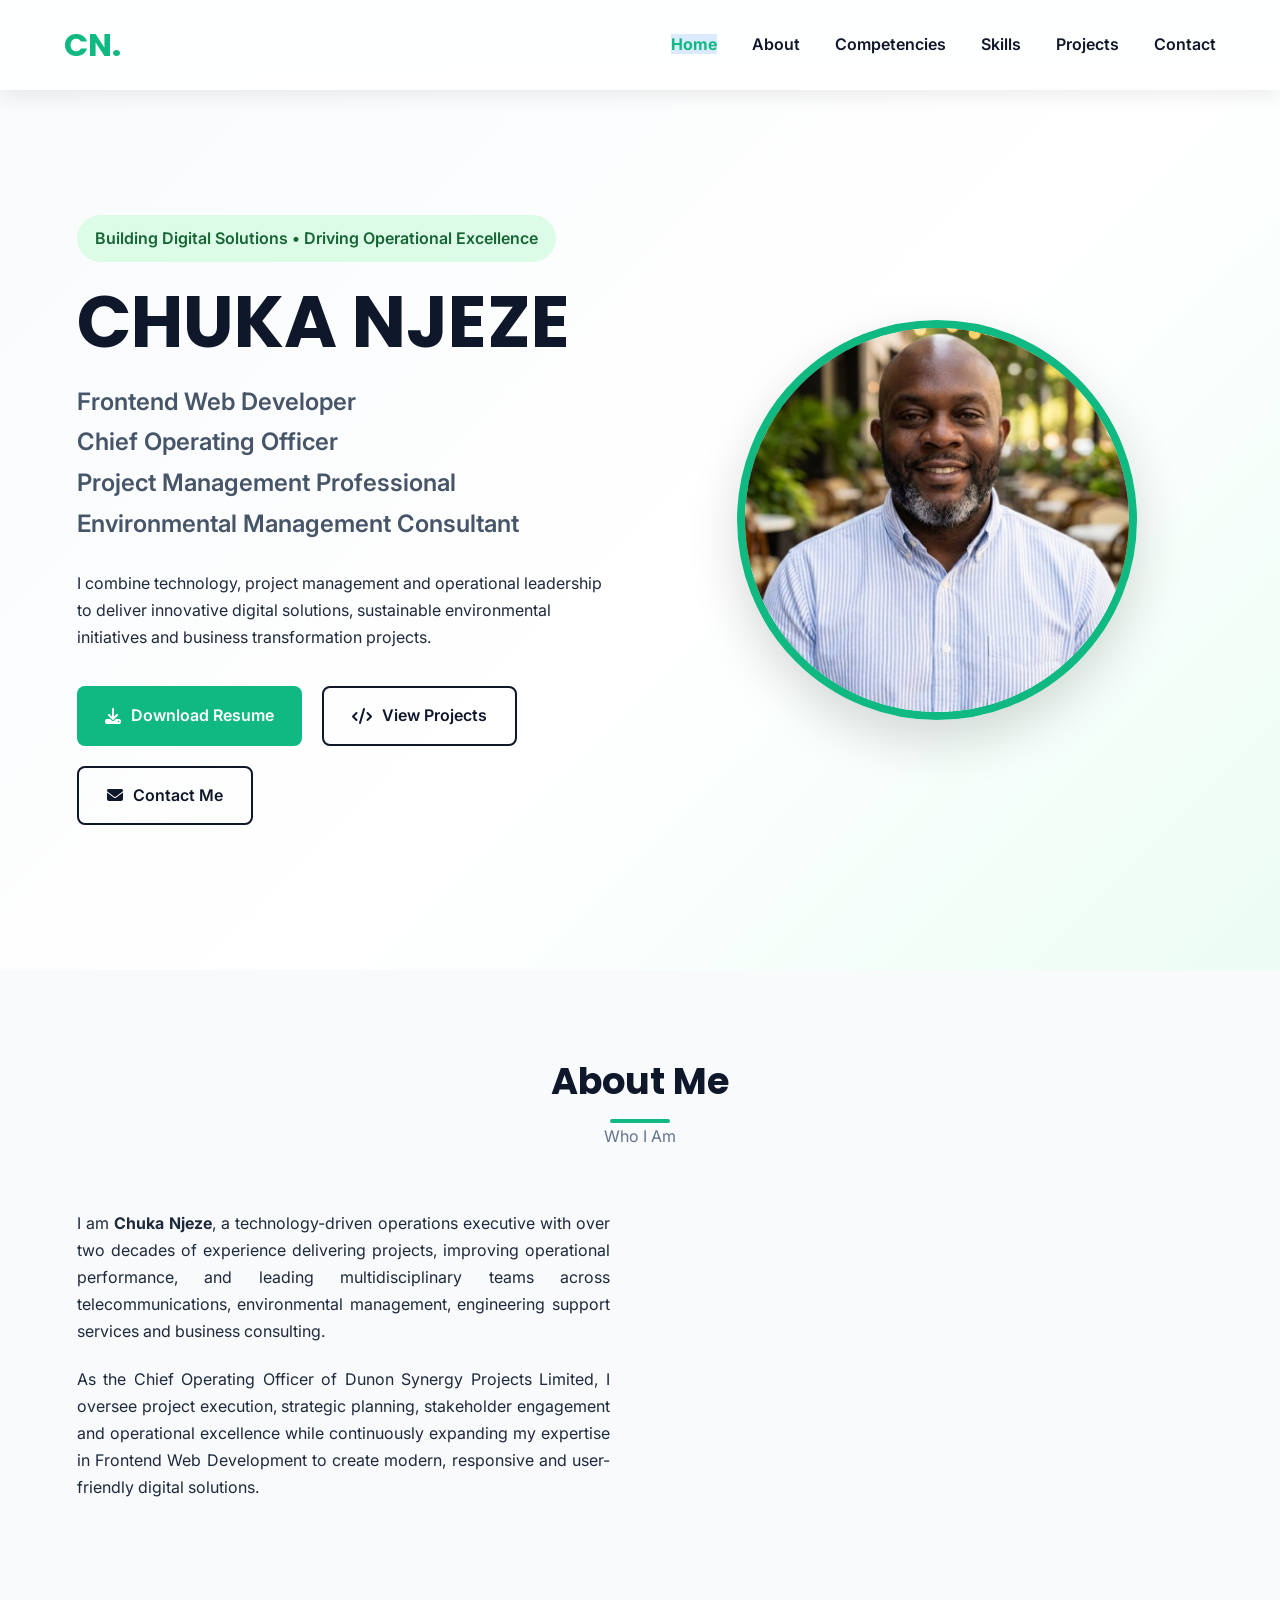
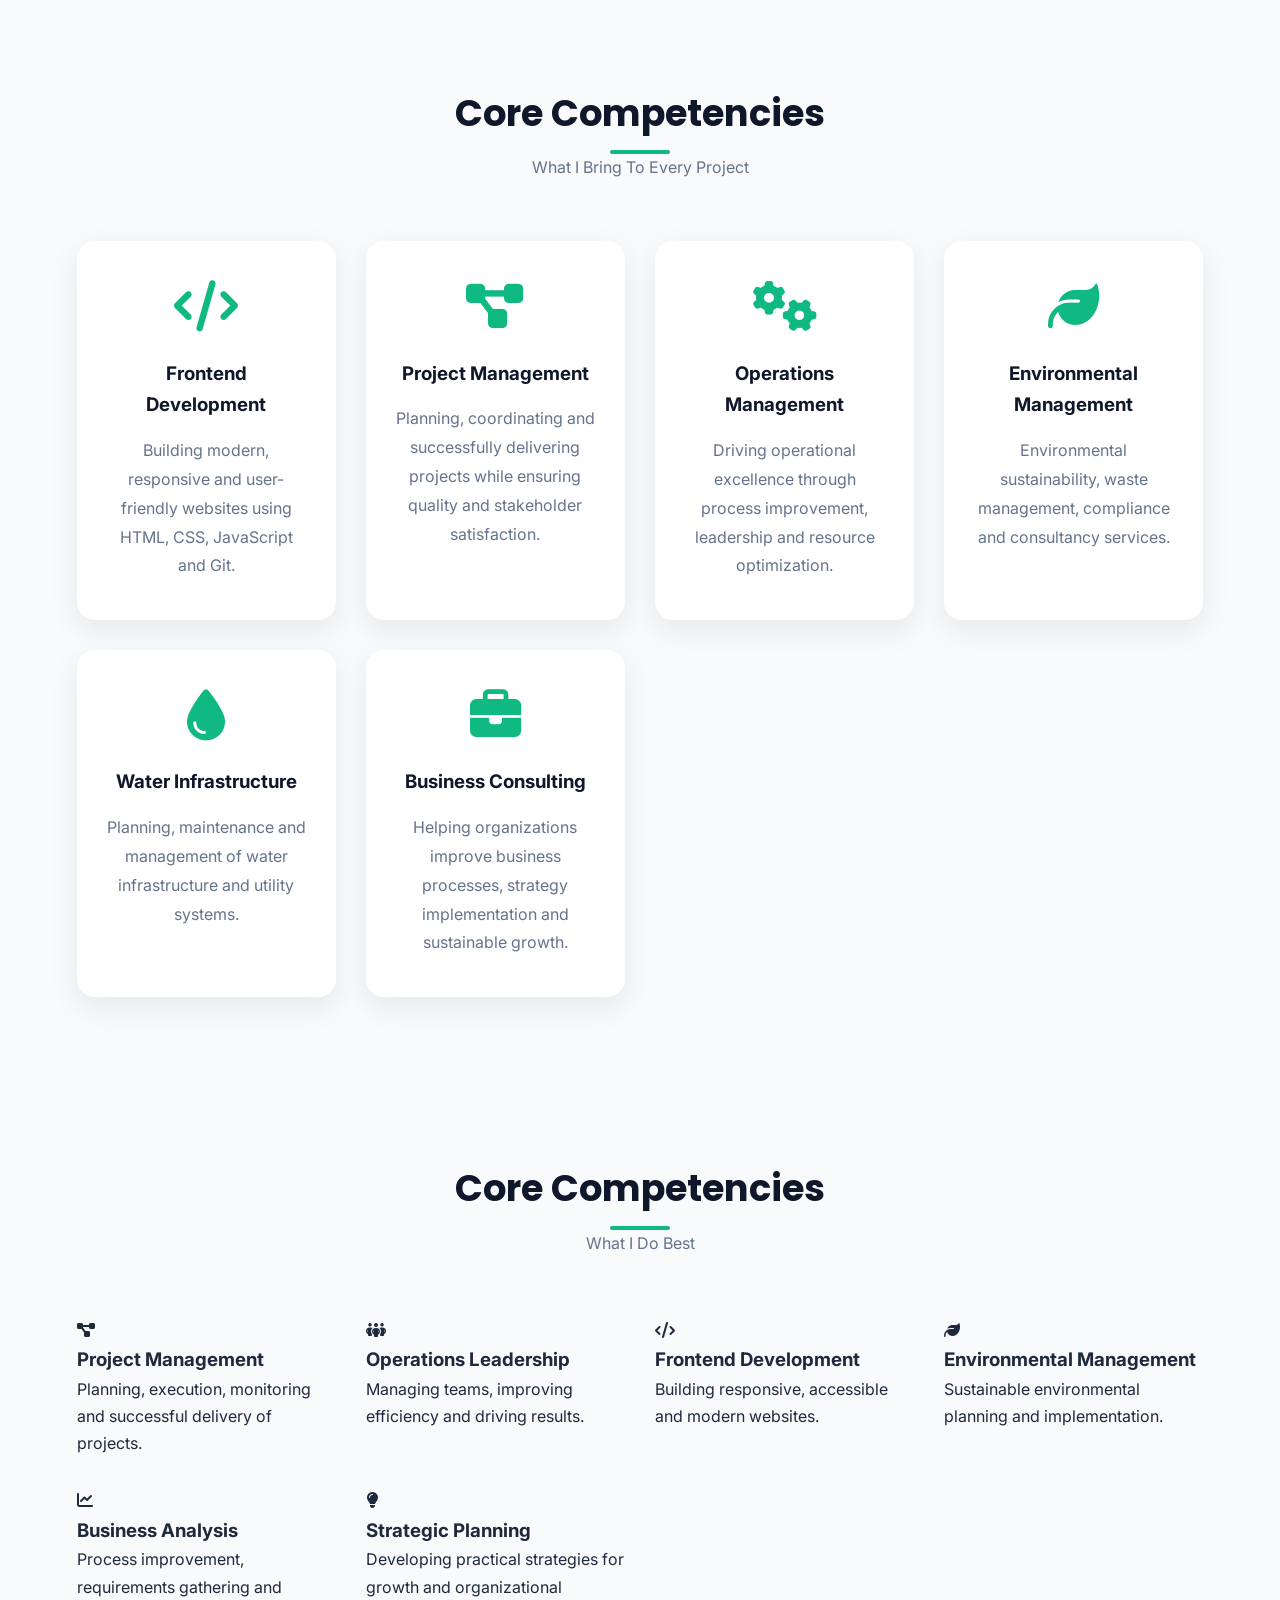
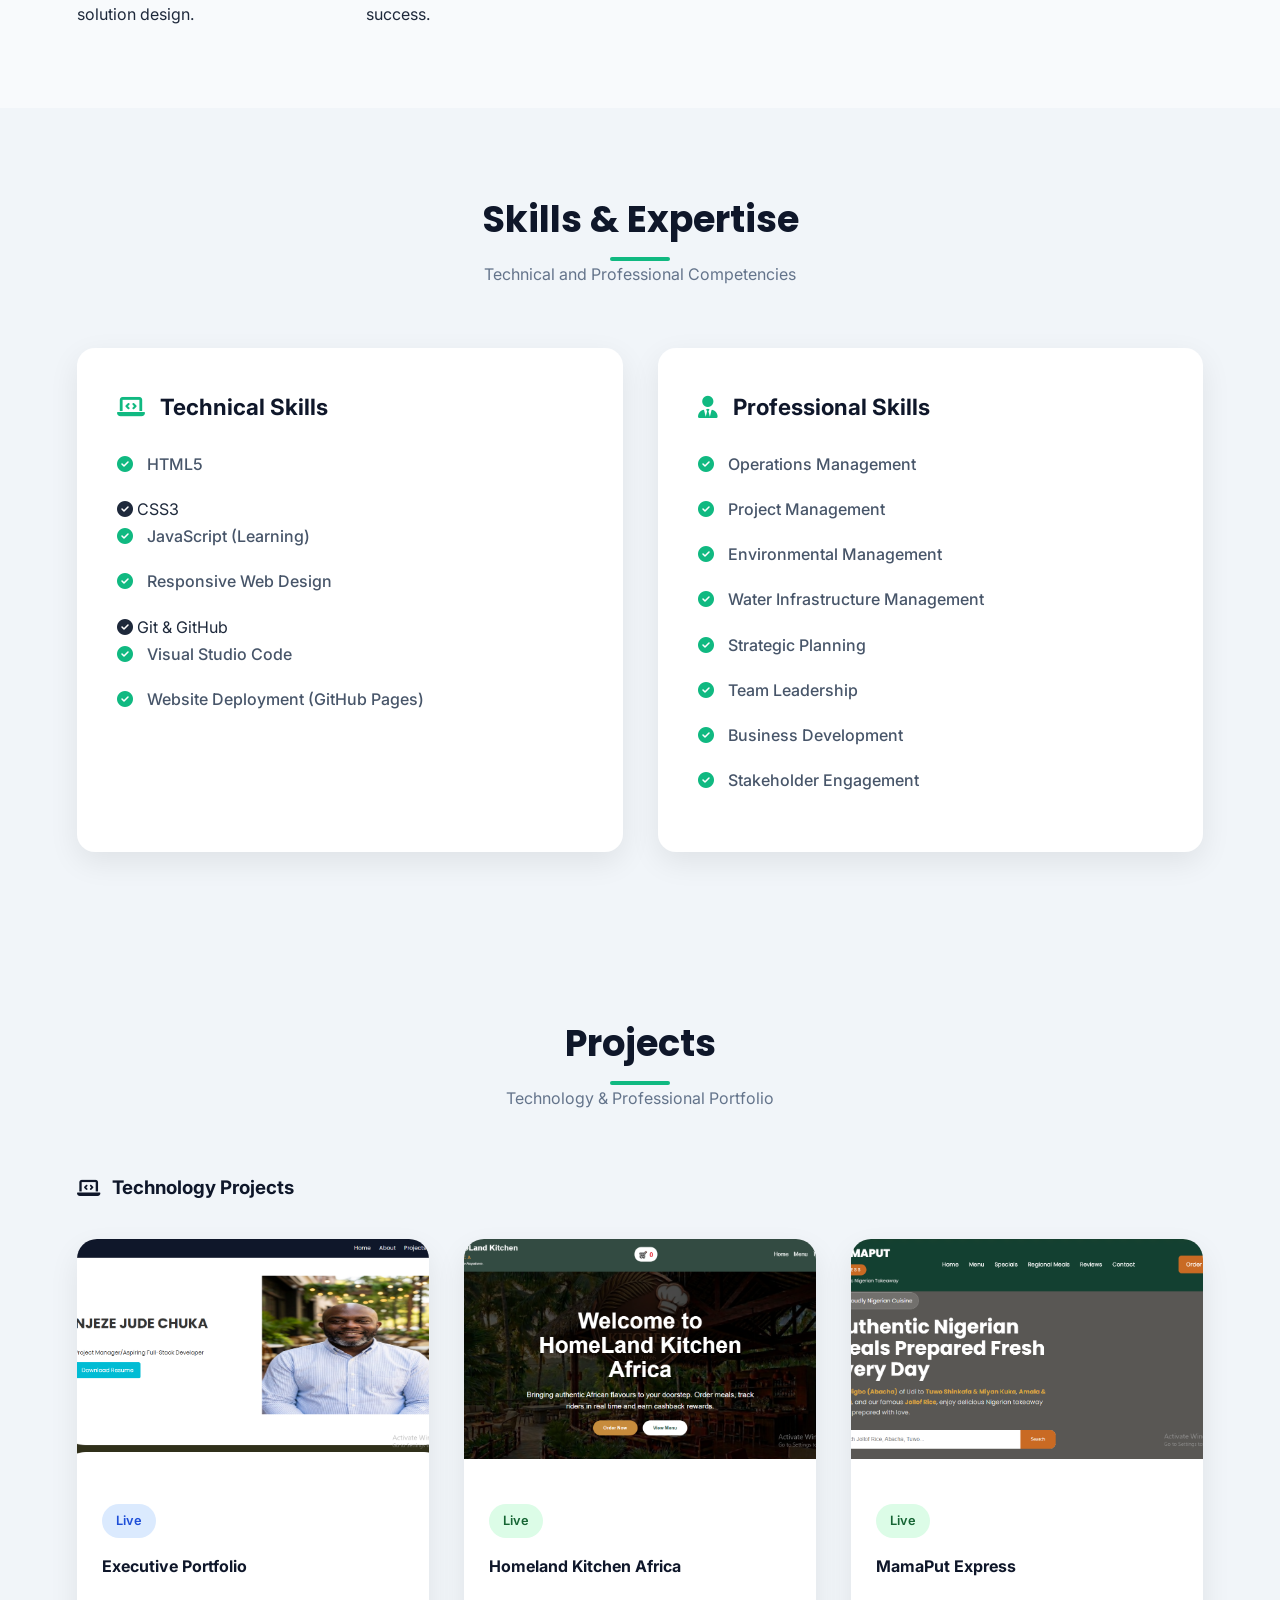
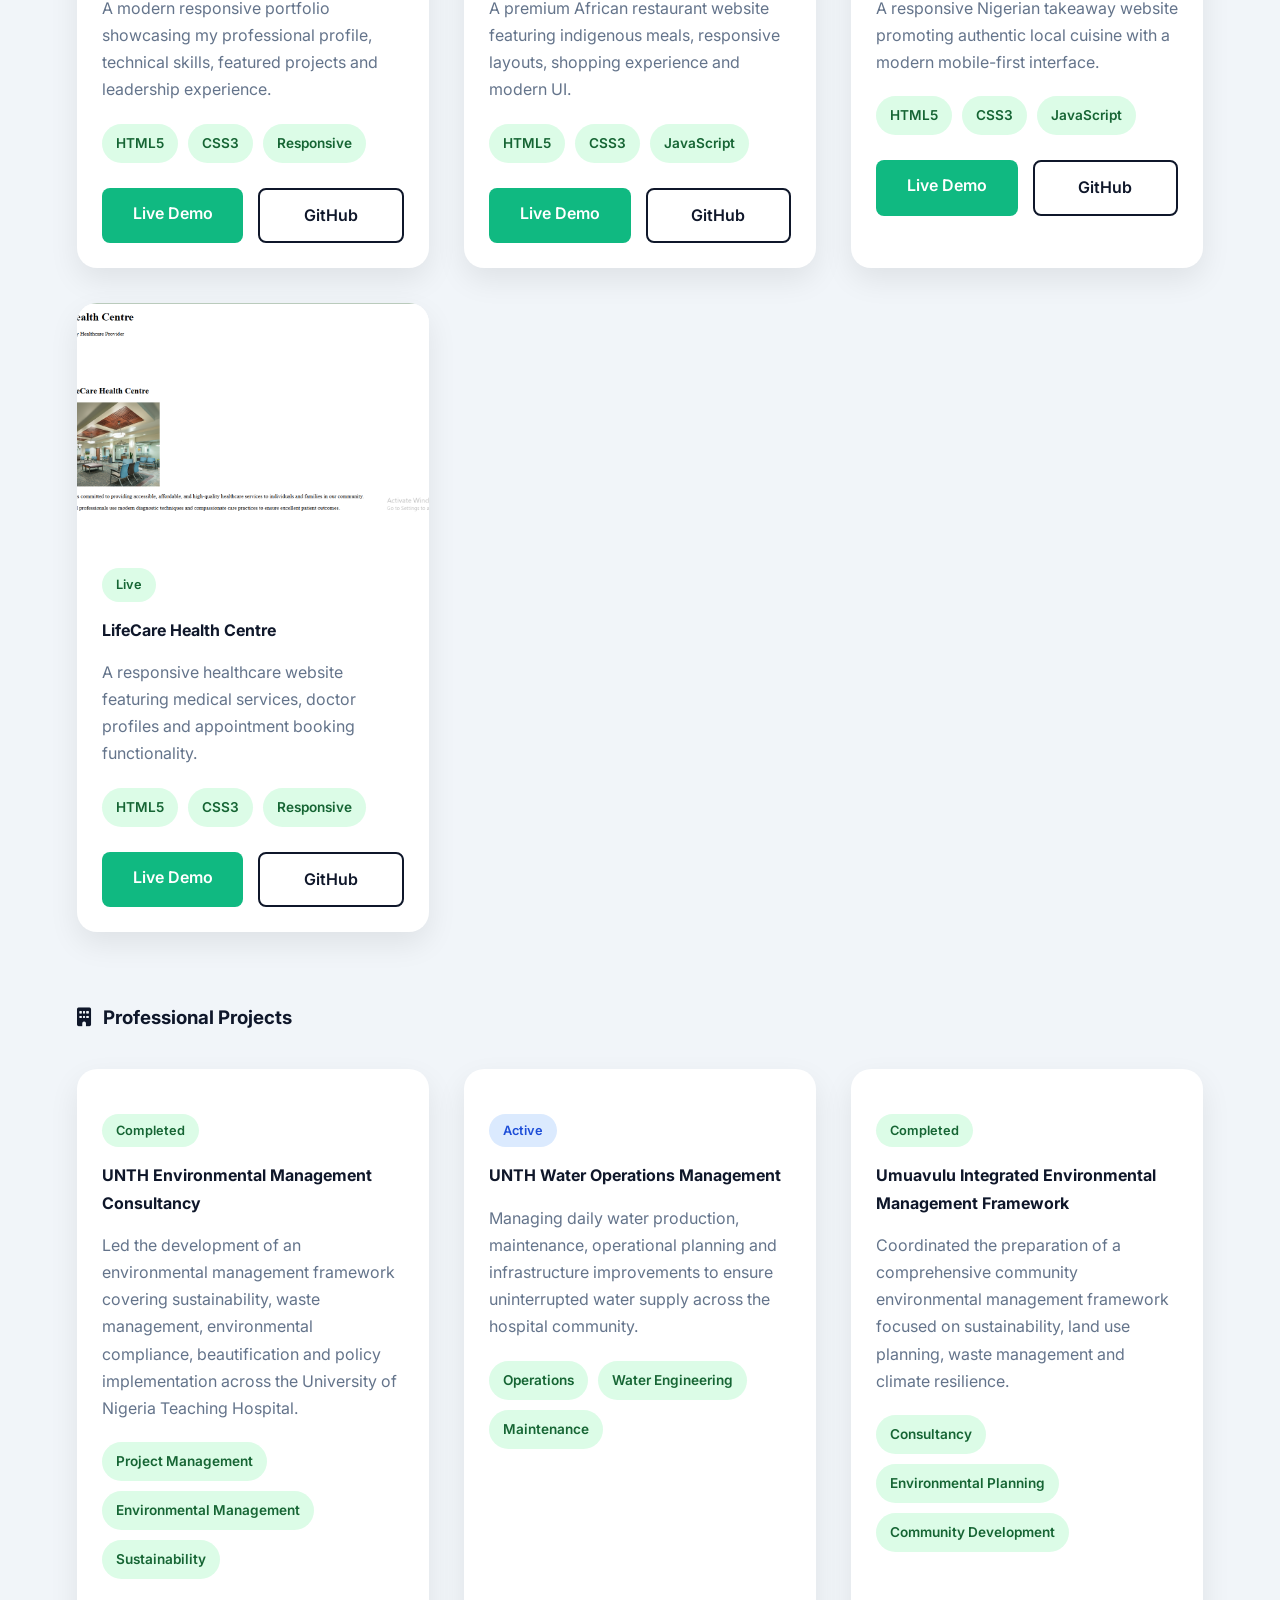
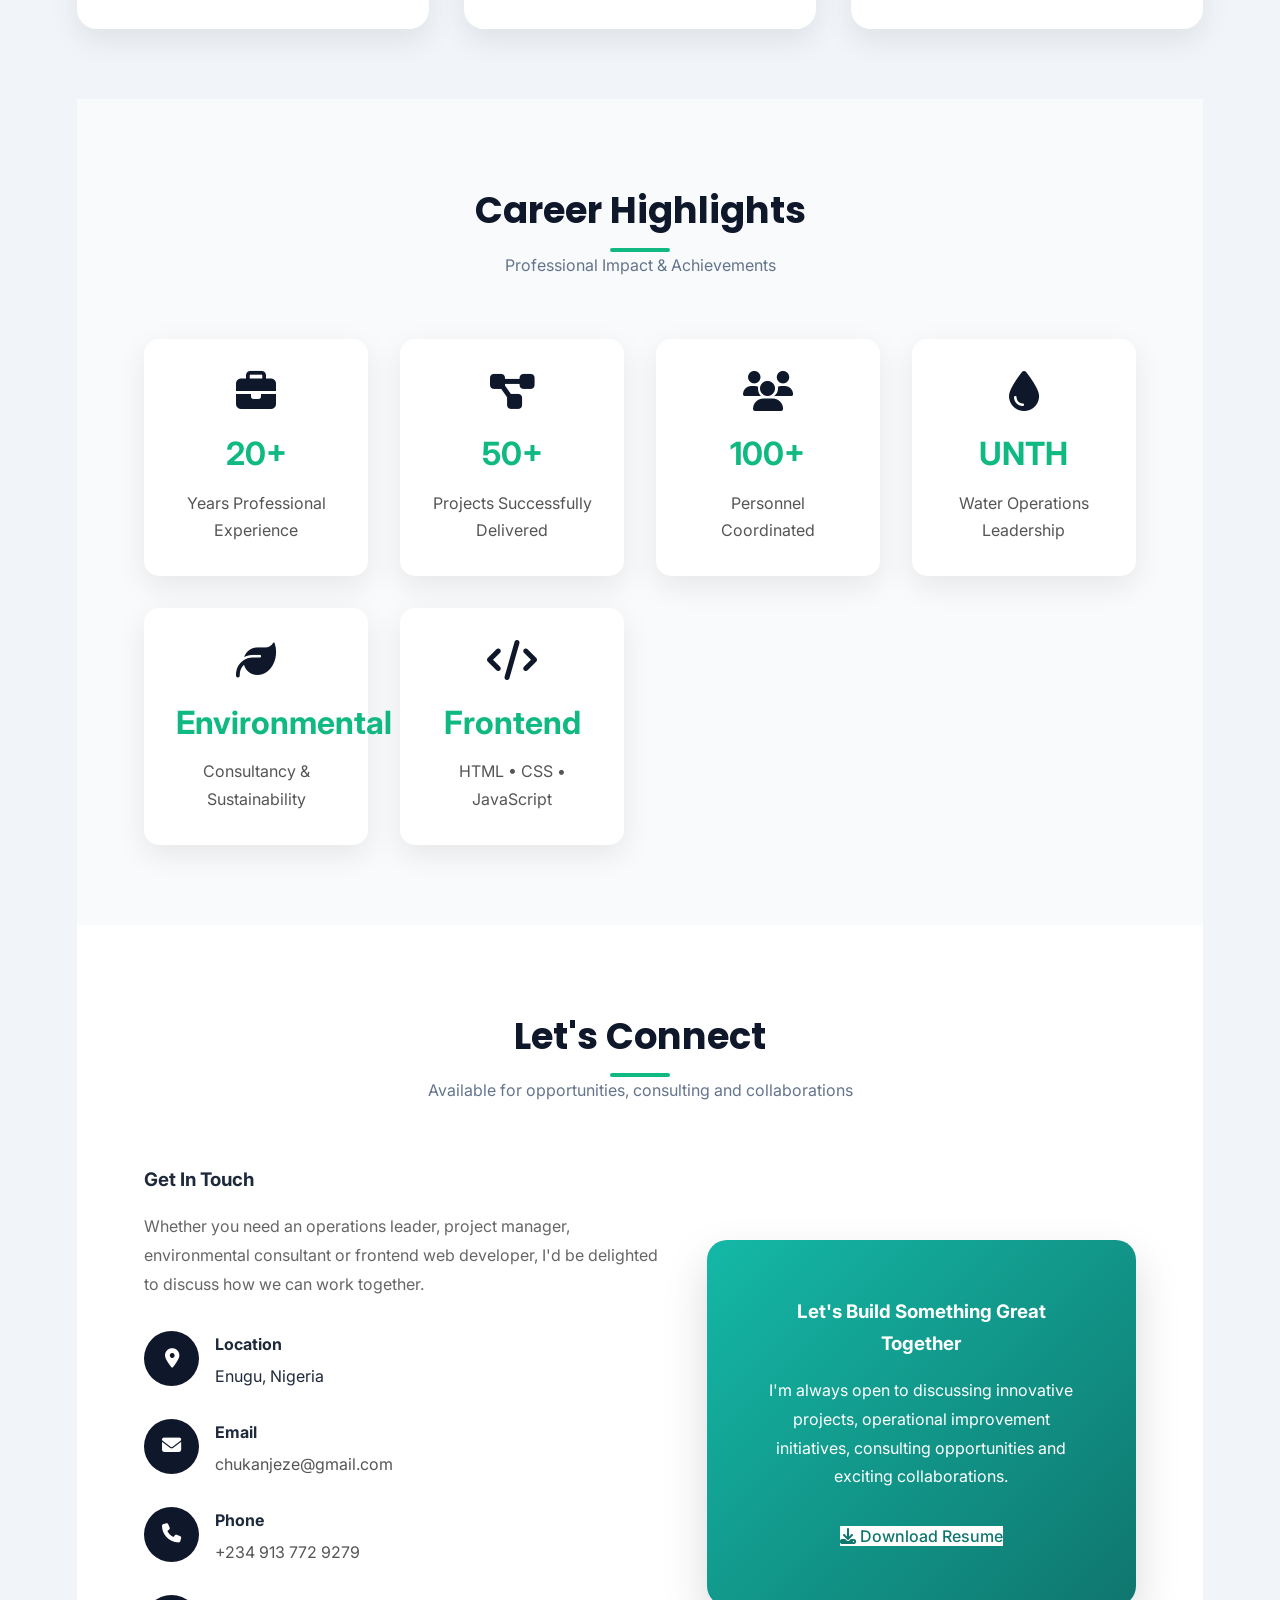
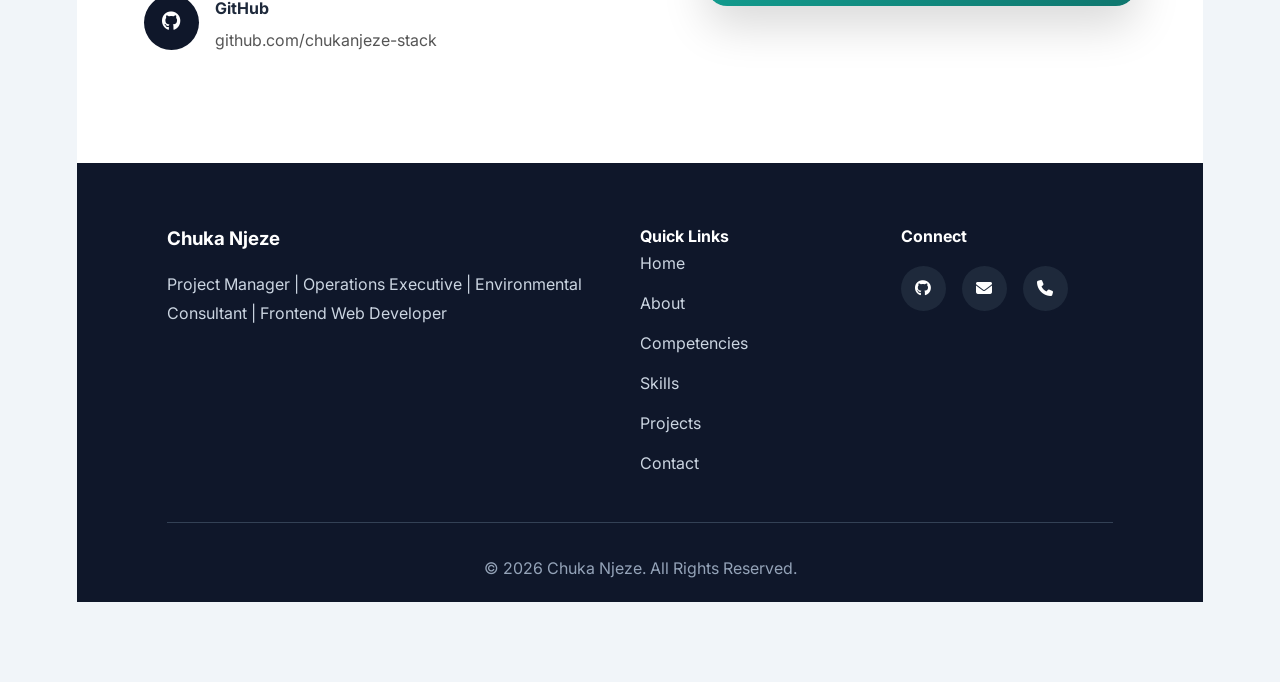
<file: index.html>
<!--
=====================================================================
PROJECT NAME : Chuka Njeze Executive Portfolio

AUTHOR       : Chuka Njeze

DEVELOPED BY : Chuka Njeze

TECHNOLOGIES : HTML5, CSS3

VERSION      : 1.0.0

DESCRIPTION  :
Professional executive portfolio showcasing technical projects,
professional achievements, operations leadership and environmental
management consultancy.

=====================================================================
-->

<!-- ==============================================================
     0.0 DOCUMENT DECLARATION
=============================================================== -->

<!DOCTYPE html>

<!-- ==============================================================
     1.0 HTML DOCUMENT
=============================================================== -->

<html lang="en">

<head>

    <!-- ==========================================================
         1.1 HEAD SECTION
    =========================================================== -->

    <!-- 1.1.1 Character Encoding -->
    <meta charset="UTF-8">

    <!-- 1.1.2 Responsive Viewport -->
    <meta name="viewport"
          content="width=device-width, initial-scale=1.0">

    <!-- 1.1.3 SEO -->
    <meta name="description"
          content="Official Portfolio of Chuka Njeze">

    <meta name="keywords"
          content="Frontend Developer, COO, Portfolio">

    <meta name="author"
          content="Chuka Njeze">

    <!-- 1.1.4 Page Title -->

    <title>
        Chuka Njeze | Executive Portfolio
    </title>

    <!-- 1.1.5 Google Fonts -->

    <link rel="preconnect"
          href="https://fonts.googleapis.com">

    <link rel="preconnect"
          href="https://fonts.gstatic.com"
          crossorigin>

    <link href="https://fonts.googleapis.com/css2?family=Inter:wght@300;400;500;600;700;800&family=Poppins:wght@600;700;800&display=swap"
          rel="stylesheet">

    <!-- 1.1.6 Font Awesome -->

    <link rel="stylesheet"
          href="https://cdnjs.cloudflare.com/ajax/libs/font-awesome/6.7.2/css/all.min.css">

    <!-- 1.1.7 Stylesheets -->

    <link rel="stylesheet"
          href="css/style.css">

    <link rel="stylesheet"
          href="css/responsive.css">

</head>

<!-- ==============================================================
     1.2 BODY
=============================================================== -->

<body>

<!-- ==============================================================
     2.0 HEADER
=============================================================== -->

<header>

    <nav class="navbar">

        <!-- ======================================================
             2.1 LOGO
        ======================================================= -->

        <div class="logo">

            CN.

        </div>

        <!-- ======================================================
             2.2 NAVIGATION
        ======================================================= -->

        <ul class="nav-links">

            <li><a href="#home">Home</a></li>

            <li><a href="#about">About</a></li>

            <li><a href="#competencies">Competencies</a></li>

            <li><a href="#skills">Skills</a></li>

            <li><a href="#projects">Projects</a></li>

            <li><a href="#contact">Contact</a></li>

        </ul>

        <!-- ======================================================
             2.3 HAMBURGER
        ======================================================= -->

        <div class="hamburger">

            <i class="fa-solid fa-bars"></i>

        </div>

    </nav>

</header>

<!-- ==============================================================
     3.0 MAIN
=============================================================== -->

<main>

<!-- ==============================================================
     3.1 HERO SECTION
=============================================================== -->

<section id="home"
         class="hero">

    <div class="hero-content">

        <span class="hero-tag">

            Building Digital Solutions • Driving Operational Excellence

        </span>

        <h1>

            CHUKA NJEZE

        </h1>

        <h2>

            Frontend Web Developer <br>

            Chief Operating Officer <br>

            Project Management Professional <br>

            Environmental Management Consultant

        </h2>

        <p>

            I combine technology, project management and operational
            leadership to deliver innovative digital solutions,
            sustainable environmental initiatives and business
            transformation projects.

        </p>

        <div class="hero-buttons">

            <a href="assets/Chuka-Njeze-Resume.pdf"
               download
               class="primary-btn">

                <i class="fa-solid fa-download"></i>

                Download Resume

            </a>

            <a href="#projects"
               class="secondary-btn">

                <i class="fa-solid fa-code"></i>

                View Projects

            </a>

            <a href="#contact"
               class="secondary-btn">

                <i class="fa-solid fa-envelope"></i>

                Contact Me

            </a>

        </div>

    </div>

    <div class="hero-image">

        <img src="images/profile/profile.jpeg"
             alt="Chuka Njeze">

    </div>

</section>

<!-- ==============================================================
     3.2 ABOUT SECTION
=============================================================== -->

<section id="about" class="about">

    <div class="section-title">

        <h2>About Me</h2>

        <p>Who I Am</p>

    </div>

    <div class="about-content">

        <div class="about-text">

            <p>

                I am <strong>Chuka Njeze</strong>, a technology-driven
                operations executive with over two decades of experience
                delivering projects, improving operational performance,
                and leading multidisciplinary teams across
                telecommunications, environmental management,
                engineering support services and business consulting.

            </p>

            <p>

                As the Chief Operating Officer of Dunon Synergy Projects
                Limited, I oversee project execution, strategic planning,
                stakeholder engagement and operational excellence while
                continuously expanding my expertise in Frontend Web
                Development to create modern, responsive and user-friendly
                digital solutions.

            </p>

        </div>

    </div>

</section>

<!--=========================================================
    3.0 COMPETENCIES SECTION
==========================================================-->

<section id="competencies" class="competencies">

    <!--=========================================
        3.1 Section Title
    ==========================================-->

    <div class="section-title">

        <h2>Core Competencies</h2>

        <p>What I Bring To Every Project</p>

    </div>

    <!--=========================================
        3.2 Competency Grid
    ==========================================-->

    <div class="competency-grid">

        <!--==============================
            3.3 Frontend Development
        ==============================-->

        <div class="competency-card">

            <i class="fa-solid fa-code"></i>

            <h3>Frontend Development</h3>

            <p>
                Building modern, responsive and user-friendly websites
                using HTML, CSS, JavaScript and Git.
            </p>

        </div>

        <!--==============================
            3.4 Project Management
        ==============================-->

        <div class="competency-card">

            <i class="fa-solid fa-diagram-project"></i>

            <h3>Project Management</h3>

            <p>
                Planning, coordinating and successfully delivering
                projects while ensuring quality and stakeholder satisfaction.
            </p>

        </div>

        <!--==============================
            3.5 Operations Management
        ==============================-->

        <div class="competency-card">

            <i class="fa-solid fa-gears"></i>

            <h3>Operations Management</h3>

            <p>
                Driving operational excellence through process
                improvement, leadership and resource optimization.
            </p>

        </div>

        <!--==============================
            3.6 Environmental Management
        ==============================-->

        <div class="competency-card">

            <i class="fa-solid fa-leaf"></i>

            <h3>Environmental Management</h3>

            <p>
                Environmental sustainability, waste management,
                compliance and consultancy services.
            </p>

        </div>

        <!--==============================
            3.7 Water Infrastructure
        ==============================-->

        <div class="competency-card">

            <i class="fa-solid fa-droplet"></i>

            <h3>Water Infrastructure</h3>

            <p>
                Planning, maintenance and management of water
                infrastructure and utility systems.
            </p>

        </div>

        <!--==============================
            3.8 Business Consulting
        ==============================-->

        <div class="competency-card">

            <i class="fa-solid fa-briefcase"></i>

            <h3>Business Consulting</h3>

            <p>
                Helping organizations improve business processes,
                strategy implementation and sustainable growth.
            </p>

        </div>

    </div>

</section>

<!-- ==============================================================
     3.3 CORE COMPETENCIES
=============================================================== -->

<section id="competencies" class="competencies">

    <div class="section-title">

        <h2>Core Competencies</h2>

        <p>What I Do Best</p>

    </div>

    <div class="competency-grid">

        <div class="card">

            <i class="fa-solid fa-diagram-project"></i>

            <h3>Project Management</h3>

            <p>

                Planning, execution,
                monitoring and successful
                delivery of projects.

            </p>

        </div>

        <div class="card">

            <i class="fa-solid fa-people-group"></i>

            <h3>Operations Leadership</h3>

            <p>

                Managing teams,
                improving efficiency
                and driving results.

            </p>

        </div>

        <div class="card">

            <i class="fa-solid fa-code"></i>

            <h3>Frontend Development</h3>

            <p>

                Building responsive,
                accessible and modern
                websites.

            </p>

        </div>

        <div class="card">

            <i class="fa-solid fa-leaf"></i>

            <h3>Environmental Management</h3>

            <p>

                Sustainable environmental
                planning and implementation.

            </p>

        </div>

        <div class="card">

            <i class="fa-solid fa-chart-line"></i>

            <h3>Business Analysis</h3>

            <p>

                Process improvement,
                requirements gathering
                and solution design.

            </p>

        </div>

        <div class="card">

            <i class="fa-solid fa-lightbulb"></i>

            <h3>Strategic Planning</h3>

            <p>

                Developing practical
                strategies for growth
                and organizational success.

            </p>

        </div>

    </div>

</section>

<!--=========================================================
    4.0 SKILLS SECTION
==========================================================-->

<section id="skills" class="skills">

    <!--=========================================
        4.1 Section Title
    ==========================================-->

    <div class="section-title">

        <h2>Skills & Expertise</h2>

        <p>Technical and Professional Competencies</p>

    </div>

    <!--=========================================
        4.2 Skills Grid
    ==========================================-->

    <div class="skills-grid">

        <!--=====================================
            4.3 Technical Skills
        ======================================-->

        <div class="skill-card">

            <h3><i class="fa-solid fa-laptop-code"></i> Technical Skills</h3>

            <ul>

               <li><i class="fa-solid fa-circle-check"></i> HTML5</li>

                <i class="fa-solid fa-circle-check"></i> CSS3</li>

                <li><i class="fa-solid fa-circle-check"></i> JavaScript (Learning)</li>

                <li><i class="fa-solid fa-circle-check"></i> Responsive Web Design</li>

               <i class="fa-solid fa-circle-check"></i> Git & GitHub</li>

                <li><i class="fa-solid fa-circle-check"></i> Visual Studio Code</li>

               <li><i class="fa-solid fa-circle-check"></i> Website Deployment (GitHub Pages)</li>

            </ul>

        </div>

        <!--=====================================
            4.4 Professional Skills
        ======================================-->

        <div class="skill-card">

            <h3><i class="fa-solid fa-user-tie"></i> Professional Skills</h3>

            <ul>

              <li><i class="fa-solid fa-circle-check"></i> Operations Management</li>

                <li><i class="fa-solid fa-circle-check"></i> Project Management</li>

                <li><i class="fa-solid fa-circle-check"></i> Environmental Management</li>

                <li><i class="fa-solid fa-circle-check"></i> Water Infrastructure Management</li>

                <li><i class="fa-solid fa-circle-check"></i> Strategic Planning</li>

                <li><i class="fa-solid fa-circle-check"></i> Team Leadership</li>

                <li><i class="fa-solid fa-circle-check"></i> Business Development</li>

                <li><i class="fa-solid fa-circle-check"></i> Stakeholder Engagement</li>

            </ul>

        </div>

    </div>

</section>

<!-- ==============================================================
     3.5 PROJECTS SECTION
=============================================================== -->

<section id="projects" class="projects">

    <div class="section-title">

        <h2>Projects</h2>

        <p>Technology & Professional Portfolio</p>

    </div>

    <!-- ==========================================================
     3.5.1 TECHNOLOGY PROJECTS
=========================================================== -->

<div class="project-category">

    <h3>

        <i class="fa-solid fa-laptop-code"></i>

        Technology Projects

    </h3>

    <div class="project-grid">

        <!-- ===================== Project 1 ===================== -->

        <article class="project-card">

            <img src="images/projects/personal-profile-course-work.png" alt="Executive Portfolio">

            <div class="project-content">

                <span class="status active">Live</span>

                <h4>Executive Portfolio</h4>

                <p>

                    A modern responsive portfolio showcasing my
                    professional profile, technical skills,
                    featured projects and leadership experience.

                </p>

                <div class="project-tech">

                    <span>HTML5</span>
                    <span>CSS3</span>
                    <span>Responsive</span>

                </div>

                <div class="project-links">

                    <a href="https://chukanjeze-stack.github.io/my-personal-profile/" target="_blank">

                        Live Demo

                    </a>

                    <a href="https://github.com/chukanjeze-stack/my-personal-profile" target="_blank">

                        GitHub

                    </a>

                </div>

            </div>

        </article>

        <!-- ===================== Project 2 ===================== -->

        <article class="project-card">

            <img src="images/projects/homeland-kitchen-africa.png" alt="Homeland Kitchen Africa">

            <div class="project-content">

                <span class="status completed">Live</span>

                <h4>Homeland Kitchen Africa</h4>

                <p>

                    A premium African restaurant website featuring
                    indigenous meals, responsive layouts, shopping
                    experience and modern UI.

                </p>

                <div class="project-tech">

                    <span>HTML5</span>
                    <span>CSS3</span>
                    <span>JavaScript</span>

                </div>

                <div class="project-links">

                    <a href="https://chukanjeze-stack.github.io/Homeland-Kitchen-Africa/" target="_blank">

                        Live Demo

                    </a>

                    <a href="https://github.com/chukanjeze-stack/Homeland-Kitchen-Africa" target="_blank">

                        GitHub

                    </a>

                </div>

            </div>

        </article>

        <!-- ===================== Project 3 ===================== -->

        <article class="project-card">

            <img src="images/projects/mamaput-express.png" alt="MamaPut Express">

            <div class="project-content">

                <span class="status completed">Live</span>

                <h4>MamaPut Express</h4>

                <p>

                    A responsive Nigerian takeaway website promoting
                    authentic local cuisine with a modern mobile-first
                    interface.

                </p>

                <div class="project-tech">

                    <span>HTML5</span>
                    <span>CSS3</span>
                    <span>JavaScript</span>

                </div>

                <div class="project-links">

                    <a href="https://chukanjeze-stack.github.io/MamaPut-Express/" target="_blank">

                        Live Demo

                    </a>

                    <a href="https://github.com/chukanjeze-stack/MamaPut-Express" target="_blank">

                        GitHub

                    </a>

                </div>

            </div>

        </article>

        <!-- ===================== Project 4 ===================== -->

        <article class="project-card">

            <img src="images/projects/life-care-health-center.png" alt="LifeCare Health Centre">

            <div class="project-content">

                <span class="status completed">Live</span>

                <h4>LifeCare Health Centre</h4>

                <p>

                    A responsive healthcare website featuring medical
                    services, doctor profiles and appointment booking
                    functionality.

                </p>

                <div class="project-tech">

                    <span>HTML5</span>
                    <span>CSS3</span>
                    <span>Responsive</span>

                </div>

                <div class="project-links">

                    <a href="https://chukanjeze-stack.github.io/life-care-project/" target="_blank">

                        Live Demo

                    </a>

                    <a href="https://github.com/chukanjeze-stack/life-care-project" target="_blank">

                        GitHub

                    </a>

                </div>

            </div>

        </article>

    </div>

</div>

  <!-- ==========================================================
     3.5.2 PROFESSIONAL PROJECTS
========================================================== -->

<div class="project-category">

    <h3>
        <i class="fa-solid fa-building"></i>
        Professional Projects
    </h3>

    <div class="project-grid">

        <!-- Project 1 -->

        <article class="project-card">

            <div class="project-content">

                <span class="status completed">Completed</span>

                <h4>UNTH Environmental Management Consultancy</h4>

                <p>
                    Led the development of an environmental management
                    framework covering sustainability, waste management,
                    environmental compliance, beautification and policy
                    implementation across the University of Nigeria
                    Teaching Hospital.
                </p>

                <div class="project-tech">

                    <span>Project Management</span>

                    <span>Environmental Management</span>

                    <span>Sustainability</span>

                </div>

            </div>

        </article>

        <!-- Project 2 -->

        <article class="project-card">

            <div class="project-content">

                <span class="status active">Active</span>

                <h4>UNTH Water Operations Management</h4>

                <p>
                    Managing daily water production, maintenance,
                    operational planning and infrastructure improvements
                    to ensure uninterrupted water supply across the
                    hospital community.
                </p>

                <div class="project-tech">

                    <span>Operations</span>

                    <span>Water Engineering</span>

                    <span>Maintenance</span>

                </div>

            </div>

        </article>

        <!-- Project 3 -->

        <article class="project-card">

            <div class="project-content">

                <span class="status completed">Completed</span>

                <h4>Umuavulu Integrated Environmental Management Framework</h4>

                <p>
                    Coordinated the preparation of a comprehensive
                    community environmental management framework focused
                    on sustainability, land use planning, waste
                    management and climate resilience.
                </p>

                <div class="project-tech">

                    <span>Consultancy</span>

                    <span>Environmental Planning</span>

                    <span>Community Development</span>

                </div>

            </div>

        </article>

    </div>

</div>

<!-- ==============================================================
     3.6 HIGHLIGHTS SECTION
=============================================================== -->

<section id="highlights" class="highlights">

    <div class="section-title">

        <h2>Career Highlights</h2>

        <p>Professional Impact & Achievements</p>

    </div>

    <div class="highlight-grid">

        <div class="highlight-card">

            <i class="fa-solid fa-briefcase"></i>

            <h3>20+</h3>

            <p>Years Professional Experience</p>

        </div>

        <div class="highlight-card">

            <i class="fa-solid fa-diagram-project"></i>

            <h3>50+</h3>

            <p>Projects Successfully Delivered</p>

        </div>

        <div class="highlight-card">

            <i class="fa-solid fa-users"></i>

            <h3>100+</h3>

            <p>Personnel Coordinated</p>

        </div>

        <div class="highlight-card">

            <i class="fa-solid fa-droplet"></i>

            <h3>UNTH</h3>

            <p>Water Operations Leadership</p>

        </div>

        <div class="highlight-card">

            <i class="fa-solid fa-leaf"></i>

            <h3>Environmental</h3>

            <p>Consultancy & Sustainability</p>

        </div>

        <div class="highlight-card">

            <i class="fa-solid fa-code"></i>

            <h3>Frontend</h3>

            <p>HTML • CSS • JavaScript</p>

        </div>

    </div>

</section>
            
<!-- ==============================================================
     3.7 CONTACT SECTION
=============================================================== -->

<section id="contact" class="contact">

    <div class="section-title">

        <h2>Let's Connect</h2>

        <p>Available for opportunities, consulting and collaborations</p>

    </div>

    <div class="contact-container">

        <!-- Left Side -->

        <div class="contact-info">

            <h3>Get In Touch</h3>

            <p>

                Whether you need an operations leader, project manager,
                environmental consultant or frontend web developer,
                I'd be delighted to discuss how we can work together.

            </p>

            <div class="contact-item">

                <i class="fa-solid fa-location-dot"></i>

                <div>

                    <h4>Location</h4>

                    <p>Enugu, Nigeria</p>

                </div>

            </div>

            <div class="contact-item">

                <i class="fa-solid fa-envelope"></i>

                <div>

                    <h4>Email</h4>

                    <a href="mailto:chukanjeze@gmail.com">

                        chukanjeze@gmail.com

                    </a>

                </div>

            </div>

            <div class="contact-item">

                <i class="fa-solid fa-phone"></i>

                <div>

                    <h4>Phone</h4>

                    <a href="tel:+2349137729279">

                        +234 913 772 9279

                    </a>

                </div>

            </div>

            <div class="contact-item">

                <i class="fa-brands fa-github"></i>

                <div>

                    <h4>GitHub</h4>

                    <a href="https://github.com/chukanjeze-stack"
                       target="_blank">

                        github.com/chukanjeze-stack

                    </a>

                </div>

            </div>

        </div>

        <!-- Right Side -->

        <div class="contact-card">

            <h3>Let's Build Something Great Together</h3>

            <p>

                I'm always open to discussing innovative projects,
                operational improvement initiatives, consulting
                opportunities and exciting collaborations.

            </p>

            <a href="assets/Chuka-Njeze-Resume.pdf"
               class="btn btn-primary"
               download>

                <i class="fa-solid fa-download"></i>

                Download Resume

            </a>

        </div>

    </div>

</section>

<!-- ==============================================================
     3.7 CONTACT SECTION
=============================================================== -->



<!-- ==============================================================
     3.8 FOOTER
=============================================================== -->

<footer class="footer">

    <div class="footer-container">

        <div class="footer-about">

            <h3>Chuka Njeze</h3>

            <p>

                Project Manager | Operations Executive | Environmental
                Consultant | Frontend Web Developer

            </p>

        </div>

        <div class="footer-links">

            <h4>Quick Links</h4>

            <ul>

                <li><a href="#home">Home</a></li>

                <li><a href="#about">About</a></li>

                <li><a href="#competencies">Competencies</a></li>

                <li><a href="#skills">Skills</a></li>

                <li><a href="#projects">Projects</a></li>

                <li><a href="#contact">Contact</a></li>

            </ul>

        </div>

        <div class="footer-social">

            <h4>Connect</h4>

            <div class="social-icons">

                <a href="https://github.com/chukanjeze-stack"
                   target="_blank">

                    <i class="fa-brands fa-github"></i>

                </a>

                <a href="mailto:chukanjeze@gmail.com">

                    <i class="fa-solid fa-envelope"></i>

                </a>

                <a href="tel:+2349137729279">

                    <i class="fa-solid fa-phone"></i>

                </a>

            </div>

        </div>

    </div>

    <hr>

    <div class="footer-bottom">

        <p>

            © 2026 Chuka Njeze. All Rights Reserved.

        </p>

    </div>

</footer>

<!-- ==============================================================
     5.0 JAVASCRIPT FILES
=============================================================== -->

<script src="js/script.js"></script>


</body>

</html>
</file>
<file: css/style.css>
/*==========================================================
    1.0 CSS RESET
==========================================================*/

*{
    margin:0;
    padding:0;
    box-sizing:border-box;
}

/*==========================================================
    2.0 ROOT VARIABLES
==========================================================*/

:root{

    --primary-color:#0F172A;
    --secondary-color:#10B981;
    --background-color:#F8FAFC;
    --section-bg:#F1F5F9;
    --white:#FFFFFF;
    --text-color:#1E293B;
    --border-color:#E2E8F0;

    --heading-font:'Poppins',sans-serif;
    --body-font:'Inter',sans-serif;

    --transition:0.3s ease;

}

/*==========================================================
    3.0 GLOBAL STYLES
==========================================================*/

html{

    scroll-behavior:smooth;

}

body{

    font-family:var(--body-font);
    background:var(--background-color);
    color:var(--text-color);
    line-height:1.7;

}

html,
body{

    width:100%;

    overflow-x:hidden;

}

img{

    max-width:100%;

    height:auto;

    display:block;

}

a{

    text-decoration:none;

}

ul{

    list-style:none;

}

section{

   padding:80px 6%;

}

.section-title{

    text-align:center;
    margin-bottom:60px;

}

.section-title h2{

    font-size:2.3rem;

    font-family:var(--heading-font);

    color:var(--primary-color);

    position:relative;

    display:inline-block;

}

.section-title h2::after{

    content:"";

    width:60px;

    height:4px;

    background:var(--secondary-color);

    position:absolute;

    left:50%;

    transform:translateX(-50%);

    bottom:-10px;

    border-radius:10px;

}

.section-title p{

    color:#64748B;
    margin-top:10px;

}

*{

    transition:color .3s ease,
               background .3s ease,
               transform .3s ease,
               box-shadow .3s ease;

}

/*==========================================================
    4.0 REUSABLE COMPONENTS
==========================================================*/

.primary-btn,
.secondary-btn{

    display:inline-flex;
    align-items:center;
    gap:10px;

    padding:14px 28px;

    border-radius:8px;

    font-weight:600;

    transition:var(--transition);

}

.primary-btn{

    background:var(--secondary-color);
    color:var(--white);

}

.primary-btn:hover{

    transform:translateY(-6px);

    box-shadow:0 15px 30px rgba(16,185,129,.35);

}


.secondary-btn{

    border:2px solid var(--primary-color);
    color:var(--primary-color);

}

.secondary-btn:hover{

    background:var(--primary-color);

    color:white;

    transform:translateY(-6px);

    box-shadow:0 15px 30px rgba(15,23,42,.25);

}

/*==========================================================
    5.0 HEADER
==========================================================*/

header{

    position:fixed;

    width:100%;

    top:0;

    left:0;

    background:rgba(255,255,255,.85);

    backdrop-filter:blur(12px);

    box-shadow:0 5px 20px rgba(0,0,0,.08);

    z-index:999;

}
/*----------------------------------------------------------
5.1 Navigation
----------------------------------------------------------*/

.navbar{

    width:90%;

    margin:auto;

    height:90px;

    display:flex;

    justify-content:space-between;

    align-items:center;

}

/*==============================================================
    NAVBAR SCROLL EFFECT
==============================================================*/

.navbar.scrolled{

    background:rgba(255,255,255,.98);

    box-shadow:0 8px 25px rgba(0,0,0,.08);

}

/*==============================================================
    ACTIVE NAVIGATION
==============================================================*/

.nav-links a.active{

    color:var(--secondary-color);

    font-weight:700;

}
/*----------------------------------------------------------
5.2 Logo
----------------------------------------------------------*/

.logo{

    font-size:2rem;

    font-family:var(--heading-font);

    font-weight:700;

    color:var(--secondary-color);

}

/*----------------------------------------------------------
5.3 Navigation Links
----------------------------------------------------------*/

.nav-links{

    display:flex;

    gap:35px;

}

.nav-links a{

    color:var(--primary-color);

    font-weight:600;

    transition:.3s;

    position:relative;

}

.nav-links a::after{

    content:"";

    position:absolute;

    width:0;

    height:2px;

    left:0;

    bottom:-6px;

    background:var(--secondary-color);

    transition:.3s;

}

.nav-links a:hover{

    color:var(--secondary-color);

}

.nav-links a:hover::after{

    width:100%;

}

/*----------------------------------------------------------
5.4 Hamburger
----------------------------------------------------------*/

.hamburger{

    display:none;

    font-size:1.8rem;

    cursor:pointer;

}

/*==========================================================
    6.0 HERO SECTION
==========================================================*/

.hero{

    min-height:100vh;

    display:grid;

    grid-template-columns:1fr 1fr;

    align-items:center;

    gap:60px;

    margin-top:70px;

     background:linear-gradient(
        135deg,
        #F8FAFC 0%,
        #FFFFFF 55%,
        #ECFDF5 100%
    );
}

/*----------------------------------------------------------
6.1 Hero Content
----------------------------------------------------------*/

.hero-tag{

    display:inline-block;

    padding:10px 18px;

    background:#DCFCE7;

    color:#166534;

    border-radius:30px;

    margin-bottom:20px;

    font-weight:600;

}

.hero h1{

    font-size:4.5rem;

    font-family:var(--heading-font);

    color:var(--primary-color);

    line-height:1.1;

    margin-bottom:20px;

}

.hero h2{

    color:#475569;

    font-size:1.5rem;

    margin-bottom:25px;

    font-weight:600;

}

.hero p{

    margin-bottom:35px;

    max-width:550px;

}

/*----------------------------------------------------------
6.2 Hero Buttons
----------------------------------------------------------*/

.hero-buttons{

    display:flex;

    gap:20px;

    flex-wrap:wrap;

}

/*----------------------------------------------------------
6.3 Hero Image
----------------------------------------------------------*/

.hero-image{

    display:flex;

    justify-content:center;

}

.hero-image img{

    width:400px;

    height:400px;

    object-fit:cover;

    border-radius:50%;

    border:8px solid var(--secondary-color);

    box-shadow:0 20px 50px rgba(0,0,0,.15);

    animation:floatImage 4s ease-in-out infinite;

    transition:.4s;

}

.hero-image img:hover{

    transform:scale(1.05);

}

/*==========================================================
    7.0 ABOUT SECTION
==========================================================*/

.about-content{

    display:grid;

    grid-template-columns:1fr 1fr;

    gap:60px;

    align-items:center;

}

.about-text p{

    margin-bottom:20px;

    text-align:justify;

}

.about-image img{

    border-radius:20px;

    box-shadow:0 20px 40px rgba(0,0,0,.10);

}

/*==========================================================
    8.0 CORE COMPETENCIES
==========================================================*/

.competency-grid{

    display:grid;

    grid-template-columns:repeat(auto-fit,minmax(250px,1fr));

    gap:30px;

}

.competency-card{

    background:var(--white);

    padding:40px 30px;

    border-radius:18px;

    text-align:center;

    box-shadow:0 10px 30px rgba(0,0,0,.08);

    transition:.35s;

    cursor:pointer;

}

.competency-card:hover{

    transform:translateY(-12px);

    box-shadow:0 20px 45px rgba(0,0,0,.15);
}

.competency-card i{

    font-size:3.2rem;

    color:var(--secondary-color);

    margin-bottom:25px;

}

.competency-card h3{

    margin-bottom:15px;

    color:var(--primary-color);

}

.competency-card p{

    color:#64748B;

    line-height:1.8;

}
/*==========================================================
    9.0 SKILLS
==========================================================*/

.skills{

    background:var(--section-bg);

}

.skills-grid{

    display:grid;

    grid-template-columns:repeat(auto-fit,minmax(350px,1fr));

    gap:35px;

}

.skill-card{

    background:var(--white);

    padding:40px;

    border-radius:18px;

    box-shadow:0 10px 30px rgba(0,0,0,.08);

    transition:.35s;

}

.skill-card:hover{

    transform:translateY(-10px);

    box-shadow:0 20px 40px rgba(0,0,0,.12);

}

.skill-card h3{

    margin-bottom:25px;

    color:var(--primary-color);

    font-size:1.4rem;

}

.skill-card h3 i{

    color:var(--secondary-color);

    margin-right:10px;

}

.skill-card ul li{

    margin-bottom:18px;

    color:#475569;

    font-weight:500;

}

.skill-card ul li i{

    color:var(--secondary-color);

    margin-right:10px;

}
/*==========================================================
    10.0 PROJECTS
==========================================================*/

.projects{

    background:var(--section-bg);

}

.project-category{

    margin-bottom:70px;

}

.project-category h3{

    margin-bottom:35px;

    color:var(--primary-color);

    display:flex;

    align-items:center;

    gap:12px;

}

.project-grid{

    display:grid;

    grid-template-columns:repeat(auto-fit,minmax(340px,1fr));

    gap:35px;

}

.project-card{

    background:var(--white);

    border-radius:20px;

    overflow:hidden;

    box-shadow:0 12px 30px rgba(0,0,0,.08);

    transition:.4s;

}

.project-card:hover{

    transform:translateY(-12px);

    box-shadow:0 22px 45px rgba(0,0,0,.15);

}

.project-card img{

    width:100%;

    height:220px;

    object-fit:cover;

    transition:.4s;

}

.project-card:hover img{

    transform:scale(1.05);

}

.project-content{

    padding:25px;

}

.project-content h4{

    margin:15px 0;

    color:var(--primary-color);

}

.project-content p{

    margin-bottom:20px;

    color:#64748B;

}

.project-tech{

    display:flex;

    flex-wrap:wrap;

    gap:10px;

    margin-bottom:25px;

}

.project-tech span{

    background:#DCFCE7;

    color:#166534;

    padding:8px 14px;

    border-radius:30px;

    font-size:.85rem;

    font-weight:600;

}

.project-links{

    display:flex;

    gap:15px;

}

.project-links a{

    flex:1;

    text-align:center;

    padding:12px;

    border-radius:8px;

    font-weight:600;

    transition:.3s;

}

.project-links a:first-child{

    background:var(--secondary-color);

    color:#fff;

}

.project-links a:last-child{

    border:2px solid var(--primary-color);

    color:var(--primary-color);

}

.project-links a:hover{

    transform:translateY(-4px);

}

.status{

    display:inline-block;

    padding:6px 14px;

    border-radius:25px;

    font-size:.8rem;

    font-weight:600;

    margin-top:20px;

}

.completed{

    background:#DCFCE7;

    color:#166534;

}

.progress{

    background:#FEF3C7;

    color:#92400E;

}

.active{

    background:#DBEAFE;

    color:#1D4ED8;

}

/*==========================================================
    14.0 ANIMATIONS
==========================================================*/

@keyframes floatImage{

    0%{

        transform:translateY(0);

    }

    50%{

        transform:translateY(-15px);

    }

    100%{

        transform:translateY(0);

    }

}

@keyframes fadeUp{

    from{

        opacity:0;

        transform:translateY(40px);

    }

    to{

        opacity:1;

        transform:translateY(0);

    }

}

.about,
.competencies,
.skills,
.projects,
.highlights,
.contact{

    animation:fadeUp .9s ease both;

}

/*==========================================================
    15.0 RESPONSIVE DESIGN
==========================================================*/

@media screen and (max-width:768px){

    .navbar{

        width:95%;

    }

    .nav-links{

        display:none;

    }

    .hamburger{

        display:block;

    }

    .hero{

        grid-template-columns:1fr;

        text-align:center;

        gap:40px;

        padding-top:80px;

    }

    .hero p{

        max-width:100%;

    }

    .hero-buttons{

        justify-content:center;

    }

    .hero-image{

        order:-1;

    }

    .hero-image img{

        width:280px;

        height:280px;

    }

    .about-content{

        grid-template-columns:1fr;

    }

    .skills-grid{

        grid-template-columns:1fr;

    }

}

/*==============================================================
  HIGHLIGHTS
==============================================================*/

.highlights{

    background:#f8fafc;

}

.highlight-grid{

    display:grid;

    grid-template-columns:repeat(auto-fit,minmax(220px,1fr));

    gap:2rem;

    margin-top:3rem;

}

.highlight-card{

    background:#fff;

    padding:2rem;

    text-align:center;

    border-radius:15px;

    box-shadow:0 10px 30px rgba(0,0,0,.08);

    transition:.35s;

}

.highlight-card:hover{

    transform:translateY(-8px);

}

.highlight-card i{

    font-size:2.5rem;

    color:var(--primary-color);

    margin-bottom:1rem;

}

.highlight-card h3{

    font-size:2rem;

    margin-bottom:.5rem;

    color:var(--secondary-color);

}

.highlight-card p{

    color:#555;

}

/*==============================================================
  CONTACT
==============================================================*/

.contact{

    background:#fff;

}

.contact-container{

    display:grid;

    grid-template-columns:1.2fr 1fr;

    gap:3rem;

    margin-top:3rem;

    align-items:center;

}

.contact-info h3{

    margin-bottom:1rem;

}

.contact-info>p{

    margin-bottom:2rem;

    color:#666;

    line-height:1.8;

}

.contact-item{

    display:flex;

    align-items:flex-start;

    gap:1rem;

    margin-bottom:1.8rem;

}

.contact-item i{

    width:55px;

    height:55px;

    border-radius:50%;

    display:flex;

    align-items:center;

    justify-content:center;

    background:var(--primary-color);

    color:#fff;

    font-size:1.2rem;

    transition:.35s;

}

.contact-item:hover i{

    transform:scale(1.15) rotate(10deg);

    background:var(--secondary-color);

}
.contact-item h4{

    margin-bottom:.3rem;

}

.contact-item a{

    color:#555;

    text-decoration:none;

}

.contact-item a:hover{

    color:var(--primary-color);

}

.contact-card{

    background:linear-gradient(135deg,#14b8a6,#0f766e);

    color:#fff;

    padding:3.5rem;

    border-radius:20px;

    text-align:center;

    box-shadow:0 20px 45px rgba(0,0,0,.15);

    transition:.35s;

}

.contact-card:hover{

    transform:translateY(-8px);

}

.contact-card h3{

    margin-bottom:1rem;

}

.contact-card p{

    margin-bottom:2rem;

    line-height:1.8;

}

.contact-card .btn{

    background:#fff;

    color:#0f766e;

}

.contact-card .btn:hover{

    background:#f4f4f4;

}

.contact-grid{

    display:grid;

    grid-template-columns:repeat(auto-fit,minmax(280px,1fr));

    gap:2rem;

    margin-top:3rem;

}

.contact-card a{

    text-decoration:none;

    color:inherit;

    font-weight:500;

    transition:.3s;

}

.contact-card a:hover{

    color:var(--secondary-color);

}

/*==============================================================
  FOOTER
==============================================================*/

.footer{

    background:#0f172a;

    color:#fff;

    padding:60px 8% 20px;

}

.footer-container{

    display:grid;

    grid-template-columns:2fr 1fr 1fr;

    gap:3rem;

    margin-bottom:2rem;

}

.footer-about p{

    color:#cbd5e1;

    line-height:1.8;

    margin-top:1rem;

}

.footer-links ul{

    list-style:none;

}

.footer-links li{

    margin-bottom:.8rem;

}

.footer-links a{

    color:#cbd5e1;

    text-decoration:none;

    transition:.3s;

}

.footer-links a:hover{

    color:var(--secondary-color);

}

.social-icons{

    display:flex;

    gap:1rem;

    margin-top:1rem;

}

.social-icons a{

    width:45px;

    height:45px;

    border-radius:50%;

    background:#1e293b;

    display:flex;

    align-items:center;

    justify-content:center;

    color:#fff;

    text-decoration:none;

    transition:.35s;

}

.social-icons a:hover{

    background:var(--secondary-color);

    transform:translateY(-5px);

}

.footer hr{

    border:none;

    height:1px;

    background:#334155;

    margin:2rem 0;

}

.footer-bottom{

    text-align:center;

    color:#94a3b8;

}
</file>
<file: css/responsive.css>
/*==========================================================
    1.0 LARGE TABLETS
==========================================================*/

@media screen and (max-width:992px){

    .hero{

        grid-template-columns:1fr;
        text-align:center;
        gap:50px;

    }

    .hero p{

        max-width:100%;

    }

    .hero-buttons{

        justify-content:center;

    }

    .hero-image{

        order:-1;

    }

    .about-content{

        grid-template-columns:1fr;

    }

}

/*==========================================================
    2.0 MOBILE DEVICES
==========================================================*/

@media screen and (max-width:768px){

    section{

        padding:80px 6%;

    }

    .navbar{

        width:95%;

    }

    .nav-links{

        display:none;

    }

    .hamburger{

        display:block;

    }

    .hero{

        padding-top:70px;

    }

    .hero h1{

        font-size:2.8rem;

    }

    .hero h2{

        font-size:1.2rem;

    }

    .hero-image img{

        width:270px;
        height:270px;

    }

    .skills-grid,
    .competency-grid,
    .project-grid,
    .contact-container{

        grid-template-columns:1fr;

    }

    .project-links{

        flex-direction:column;

    }

    .footer-container{

    grid-template-columns:1fr;

    text-align:center;

}

.social-icons{

    justify-content:center;

}

.nav-links{

    display:none;

    position:absolute;

    top:90px;

    left:0;

    width:100%;

    background:#fff;

    flex-direction:column;

    padding:2rem;

    box-shadow:0 10px 20px rgba(0,0,0,.1);

}

.nav-links.show{

    display:flex;

}
}

/*==========================================================
    3.0 SMALL MOBILE DEVICES
==========================================================*/

@media screen and (max-width:480px){

    .hero h1{

        font-size:2.2rem;

    }

    .hero-buttons{

        flex-direction:column;
        align-items:center;

    }

    .primary-btn,
    .secondary-btn{

        width:100%;
        justify-content:center;

    }

}
</file>
